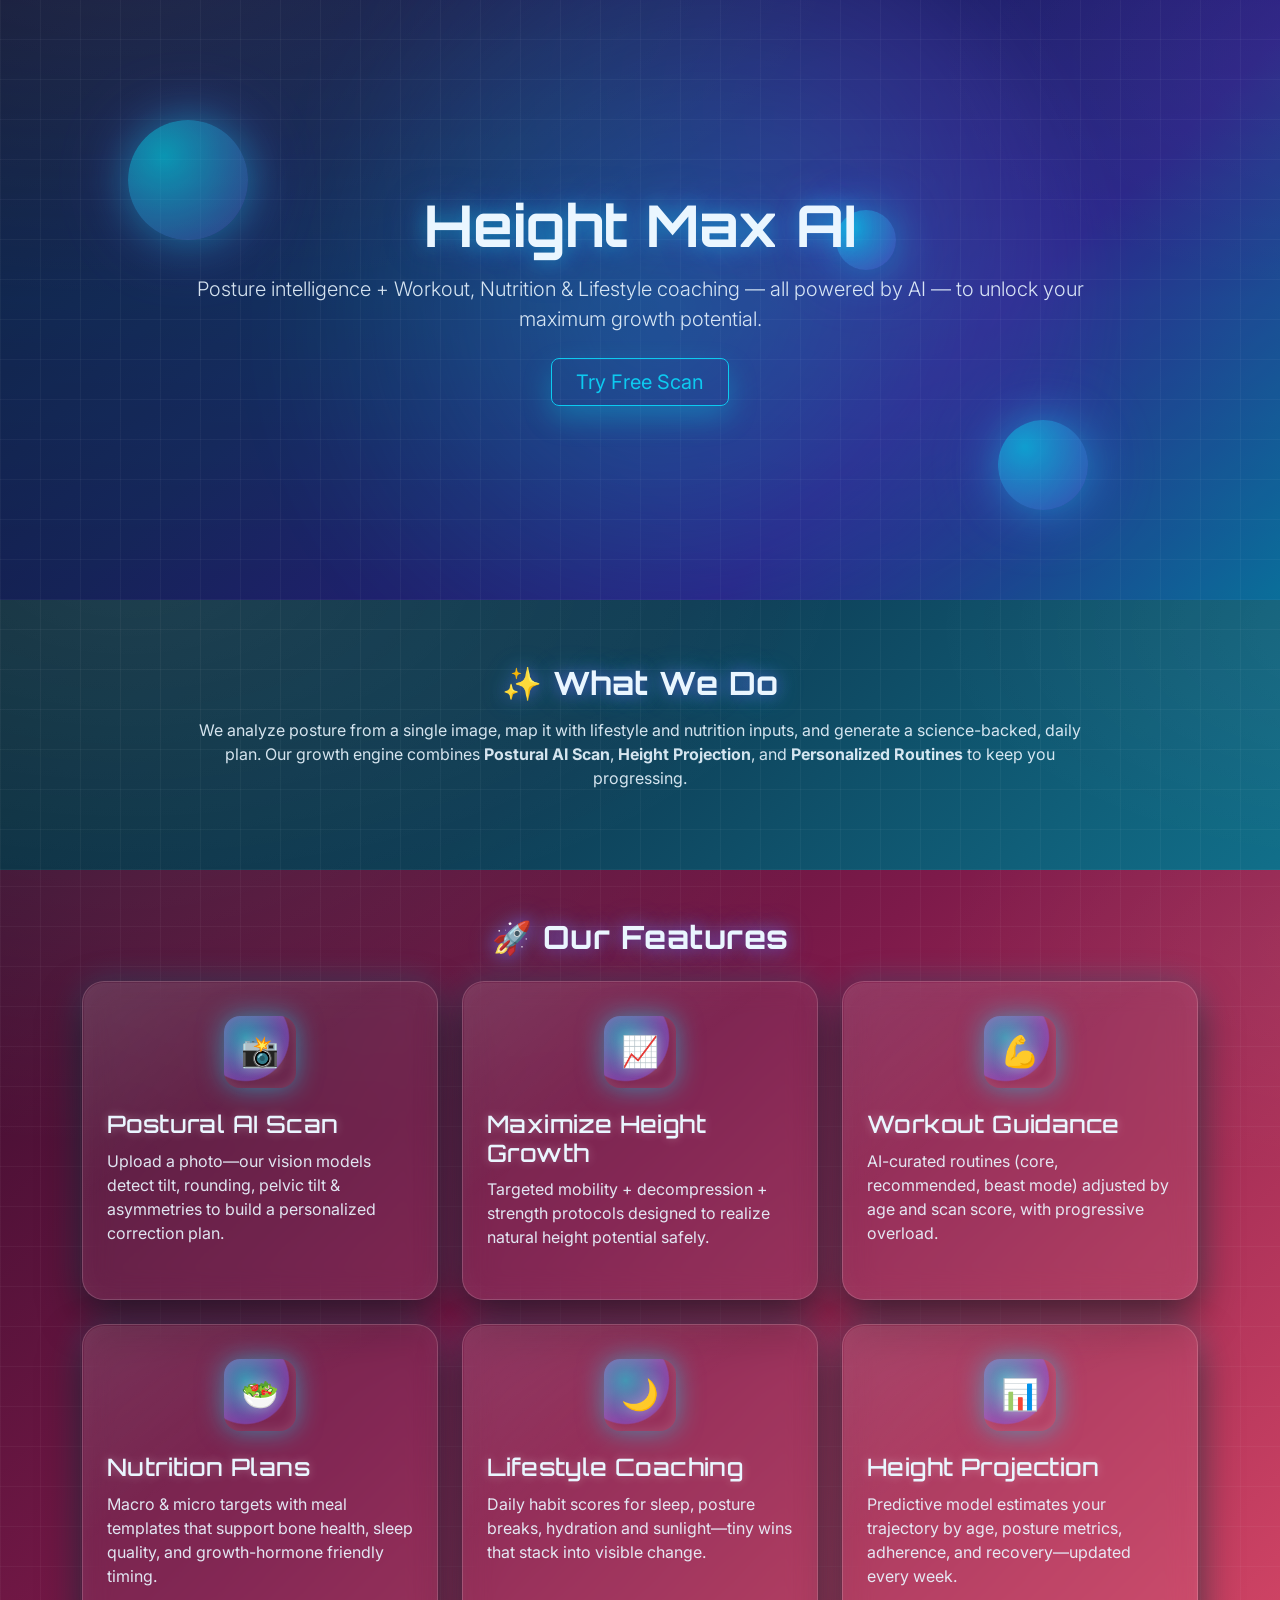
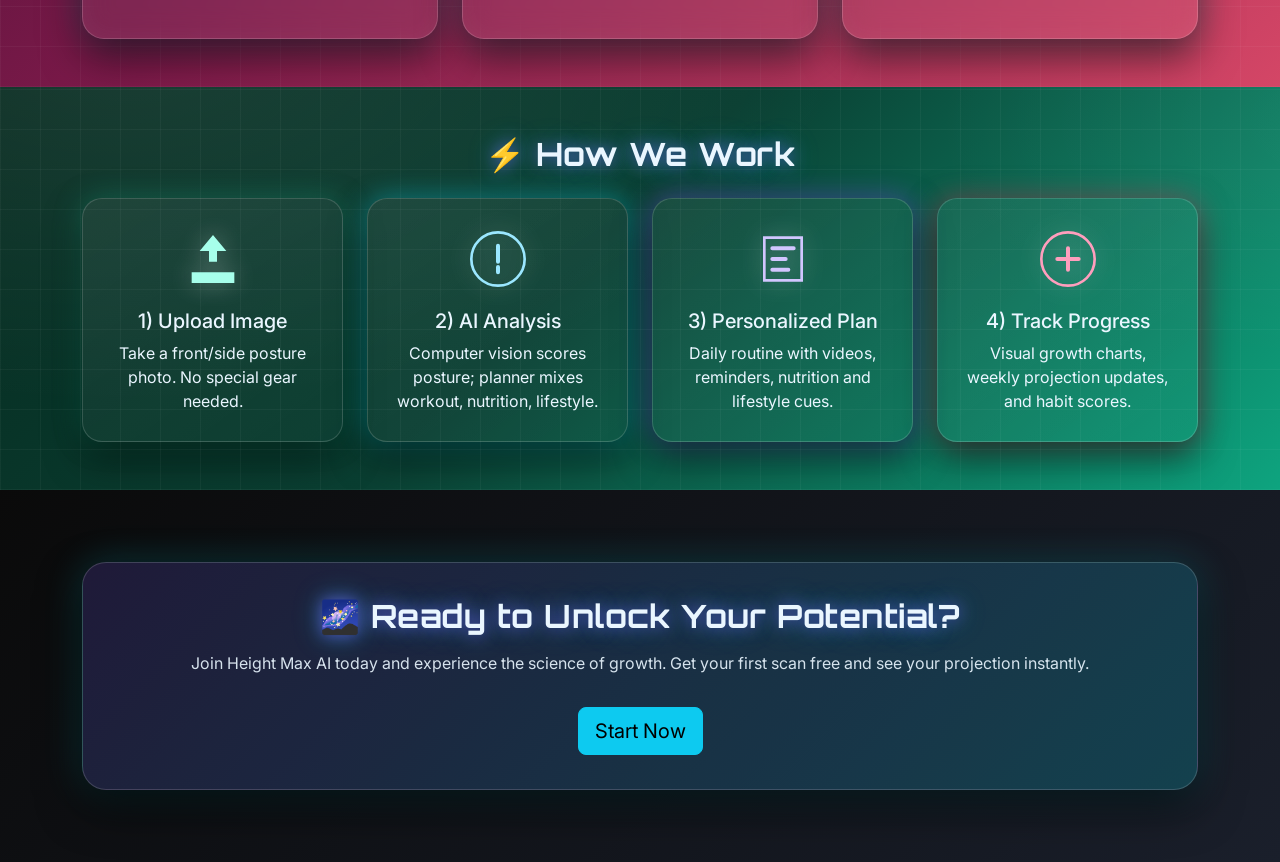
<file: templates/frontend/home.html>
<!DOCTYPE html>
<html lang="en">
<head>
  <meta charset="UTF-8" />
  <meta name="viewport" content="width=device-width, initial-scale=1" />
  <title>Height Max AI — Futuristic 3D</title>

  <!-- Bootstrap -->
  <link href="https://cdn.jsdelivr.net/npm/bootstrap@5.3.3/dist/css/bootstrap.min.css" rel="stylesheet">

  <!-- Techy fonts -->
  <link href="https://fonts.googleapis.com/css2?family=Orbitron:wght@500;700&family=Inter:wght@400;600&display=swap" rel="stylesheet">

  <style>
    :root{
      --neon:#00eaff;
      --neon-2:#7b5cff;
      --glass-bg: rgba(255,255,255,.06);
      --glass-brd: rgba(255,255,255,.18);
      --txt:#eaf6ff;
    }
    html,body{background:#0b0f17;color:var(--txt)}
    body{font-family: Inter, system-ui, -apple-system, Segoe UI, Roboto, Arial, sans-serif;}

    /* ===== Utilities ===== */
    .section-title{
      font-family: Orbitron, sans-serif;
      letter-spacing:.5px;
      text-align:center;
      font-weight:700;
      text-shadow:0 0 16px rgba(123,92,255,.6), 0 0 28px rgba(0,234,255,.35);
    }
    .subtitle{opacity:.9;max-width:900px;margin-inline:auto}

    .grid-overlay::before{
      content:"";
      position:absolute; inset:0;
      background:
        radial-gradient(1200px 600px at 10% -10%, rgba(255,255,255,.08), transparent 60%),
        radial-gradient(800px 400px at 110% 10%, rgba(255,255,255,.05), transparent 60%),
        repeating-linear-gradient(90deg, rgba(255,255,255,.04) 0 1px, transparent 1px 40px),
        repeating-linear-gradient(0deg, rgba(255,255,255,.04) 0 1px, transparent 1px 40px);
      pointer-events:none;
    }

    /* ===== Gradients per section ===== */
    .sec-hero{background:linear-gradient(135deg,#0e1030,#151e53 35%,#2a1a80 70%,#0a6b98)}
    .sec-what{background:linear-gradient(135deg,#0b2b3a,#0e3d55 45%,#116f8a)}
    .sec-features{background:linear-gradient(135deg,#3b0d2f,#7d1a4a 45%,#d44666)}
    .sec-how{background:linear-gradient(135deg,#062a1f,#0a3f32 45%,#0ea47f)}
    .sec-cta{background:linear-gradient(135deg,#0a0a0a,#1a1f2b)}

    section{position:relative; overflow:hidden}

    /* ===== Hero ===== */
    .hero-wrap{min-height:56vh;display:grid;place-items:center;padding:90px 0;position:relative;z-index:2}
    .glow-ring{
      position:absolute;inset:auto;top:-120px;left:50%;transform:translateX(-50%);
      width:900px;height:900px;border-radius:50%;
      background:radial-gradient(circle, rgba(0,234,255,.35), transparent 60%),
                 radial-gradient(circle at 70% 30%, rgba(123,92,255,.35), transparent 55%);
      filter:blur(40px);opacity:.55;pointer-events:none;
    }
    .hero-h1{
      font-family: Orbitron, sans-serif;
      font-weight:700;
      font-size:clamp(2.2rem,5vw,3.6rem);
      line-height:1.1; text-align:center;
      text-shadow:0 0 22px rgba(0,234,255,.45), 0 0 44px rgba(123,92,255,.35);
    }
    .hero-cta{box-shadow:0 12px 28px rgba(0,234,255,.25)}
    .hero-cta:hover{transform:translateY(-2px); box-shadow:0 18px 40px rgba(0,234,255,.35)}

    /* ===== Floating Neon Objects ===== */
    .floating-sphere {
      position: absolute;
      border-radius: 50%;
      background: radial-gradient(circle at 30% 30%, rgba(0,234,255,.8), rgba(123,92,255,.4));
      box-shadow: 0 0 40px rgba(0,234,255,.5), 0 0 80px rgba(123,92,255,.4);
      opacity: 0.7;
      animation: float 10s ease-in-out infinite;
      z-index:1;
    }
    .sphere1 { width: 120px; height: 120px; top: 20%; left: 10%; animation-delay: 0s; }
    .sphere2 { width: 90px; height: 90px; bottom: 15%; right: 15%; animation-delay: 2s; }
    .sphere3 { width: 60px; height: 60px; top: 35%; right: 30%; animation-delay: 4s; }

    @keyframes float {
      0%, 100% { transform: translateY(0) translateX(0) scale(1); }
      50% { transform: translateY(-40px) translateX(20px) scale(1.1); }
    }

    /* ===== Scan Beam ===== */
    .scan-beam {
      position: absolute;
      top: 0; left: 50%; transform: translateX(-50%);
      width: 140%; height: 100%;
      background: linear-gradient(to bottom, rgba(0,234,255,.05), rgba(0,234,255,.2), rgba(0,234,255,.05));
      mix-blend-mode: screen;
      animation: scan 6s linear infinite;
      opacity: 0.4;
      z-index:1;
    }
    @keyframes scan {
      0% { transform: translateX(-50%) translateY(-100%); }
      100% { transform: translateX(-50%) translateY(100%); }
    }

    /* ===== 3D Card ===== */
    .card-3d{
      background:var(--glass-bg);
      border:1px solid var(--glass-brd);
      border-radius:22px;
      backdrop-filter: blur(14px);
      -webkit-backdrop-filter: blur(14px);
      position:relative;
      padding:34px 24px;
      box-shadow:
        0 18px 40px rgba(0,0,0,.55),
        inset 0 0 24px rgba(255,255,255,.04),
        0 0 34px rgba(0,234,255,.18);
      transition: transform .35s ease, box-shadow .35s ease;
      transform-style:preserve-3d;
    }
    .card-3d::after{
      content:""; position:absolute; inset:1px;
      border-radius:20px;
      background:linear-gradient(145deg, rgba(255,255,255,.08), rgba(255,255,255,0) 40%);
      pointer-events:none;
    }
    .card-3d:hover{
      transform: translateY(-12px) perspective(900px) rotateX(2deg) rotateY(-2deg) scale(1.03);
      box-shadow:
        0 28px 60px rgba(0,0,0,.75),
        inset 0 0 28px rgba(255,255,255,.06),
        0 0 50px rgba(0,234,255,.45);
    }
    .icon-wrap{
      width:72px;height:72px;margin:0 auto 14px;
      display:grid;place-items:center;border-radius:16px;
      background:radial-gradient(circle at 30% 30%, rgba(0,234,255,.55), rgba(123,92,255,.45) 60%, transparent 62%);
      box-shadow:0 0 26px rgba(0,234,255,.5), inset 0 0 14px rgba(255,255,255,.15);
      transform:translateZ(20px);
    }
    .icon-wrap span{font-size:1.9rem; text-shadow:0 0 14px rgba(255,255,255,.4)}
    .card-title{
      font-family: Orbitron, sans-serif; letter-spacing:.4px;
      margin-top:8px; margin-bottom:10px;
      text-shadow:0 0 10px rgba(255,255,255,.3)
    }
    .card-3d p{opacity:.92}

    /* Force equal height cards */
    .equal .col {display:flex}
    .equal .card-3d{display:flex; flex-direction:column; justify-content:flex-start; width:100%}

    /* ===== How We Work tiles ===== */
    .step-3d{
      --glow: rgba(14,164,127,.45);
      background:linear-gradient(145deg, rgba(255,255,255,.06), rgba(255,255,255,.02));
      border:1px solid rgba(255,255,255,.16);
      border-radius:20px; padding:28px;
      box-shadow:0 16px 36px rgba(0,0,0,.55), 0 0 28px var(--glow);
      transition:transform .3s ease, box-shadow .3s ease;
      height:100%;
    }
    .step-3d:hover{ transform:translateY(-10px); box-shadow:0 24px 56px rgba(0,0,0,.7), 0 0 40px var(--glow)}
    .step-3d svg{width:64px;height:64px;margin-bottom:10px;filter:drop-shadow(0 0 12px rgba(255,255,255,.35))}

    /* ===== CTA ===== */
    .cta-panel{
      background:linear-gradient(135deg, rgba(123,92,255,.18), rgba(0,234,255,.18));
      border:1px solid rgba(255,255,255,.16);
      border-radius:24px; padding:34px;
      box-shadow:0 18px 44px rgba(0,0,0,.6), 0 0 38px rgba(0,234,255,.2);
      text-align:center;
    }

    /* Respect reduced motion */
    @media (prefers-reduced-motion: reduce){
      .card-3d,.step-3d,.hero-cta{transition:none}
      .hero-wrap{animation:none}
    }
  </style>
</head>
<body>

  <!-- ================= HERO ================= -->
  <section class="sec-hero text-center py-5 grid-overlay">
    <div class="glow-ring"></div>

    <!-- Floating neon spheres -->
    <div class="floating-sphere sphere1"></div>
    <div class="floating-sphere sphere2"></div>
    <div class="floating-sphere sphere3"></div>

    <!-- Scan beam -->
    <div class="scan-beam"></div>

    <div class="container hero-wrap">
      <div>
        <h1 class="hero-h1 mb-3">Height Max AI</h1>
        <p class="lead subtitle mb-4">
          Posture intelligence + Workout, Nutrition & Lifestyle coaching — all powered by AI — 
          to unlock your maximum growth potential.
        </p>
        <a href="#" class="btn btn-lg btn-outline-info px-4 hero-cta">Try Free Scan</a>
      </div>
    </div>
  </section>

  <!-- ================= WHAT WE DO ================= -->
  <section class="sec-what py-5 grid-overlay">
    <div class="container py-3">
      <h2 class="section-title mb-3">✨ What We Do</h2>
      <p class="subtitle text-center">
        We analyze posture from a single image, map it with lifestyle and nutrition inputs, and generate a science-backed, daily plan.
        Our growth engine combines <b>Postural AI Scan</b>, <b>Height Projection</b>, and <b>Personalized Routines</b> to keep you progressing.
      </p>
    </div>
  </section>

  <!-- ================= FEATURES ================= -->
  <section class="sec-features py-5 grid-overlay">
    <div class="container">
      <h2 class="section-title mb-4">🚀 Our Features</h2>

      <div class="row row-cols-1 row-cols-md-2 row-cols-lg-3 g-4 equal">
        <div class="col">
          <div class="card-3d">
            <div class="icon-wrap"><span>📸</span></div>
            <h4 class="card-title">Postural AI Scan</h4>
            <p>Upload a photo—our vision models detect tilt, rounding, pelvic tilt & asymmetries to build a personalized correction plan.</p>
          </div>
        </div>
        <div class="col">
          <div class="card-3d">
            <div class="icon-wrap"><span>📈</span></div>
            <h4 class="card-title">Maximize Height Growth</h4>
            <p>Targeted mobility + decompression + strength protocols designed to realize natural height potential safely.</p>
          </div>
        </div>
        <div class="col">
          <div class="card-3d">
            <div class="icon-wrap"><span>💪</span></div>
            <h4 class="card-title">Workout Guidance</h4>
            <p>AI-curated routines (core, recommended, beast mode) adjusted by age and scan score, with progressive overload.</p>
          </div>
        </div>
        <div class="col">
          <div class="card-3d">
            <div class="icon-wrap"><span>🥗</span></div>
            <h4 class="card-title">Nutrition Plans</h4>
            <p>Macro & micro targets with meal templates that support bone health, sleep quality, and growth-hormone friendly timing.</p>
          </div>
        </div>
        <div class="col">
          <div class="card-3d">
            <div class="icon-wrap"><span>🌙</span></div>
            <h4 class="card-title">Lifestyle Coaching</h4>
            <p>Daily habit scores for sleep, posture breaks, hydration and sunlight—tiny wins that stack into visible change.</p>
          </div>
        </div>
        <div class="col">
          <div class="card-3d">
            <div class="icon-wrap"><span>📊</span></div>
            <h4 class="card-title">Height Projection</h4>
            <p>Predictive model estimates your trajectory by age, posture metrics, adherence, and recovery—updated every week.</p>
          </div>
        </div>
      </div>
    </div>
  </section>

  <!-- ================= HOW WE WORK ================= -->
  <section class="sec-how py-5 grid-overlay">
    <div class="container">
      <h2 class="section-title mb-4">⚡ How We Work</h2>
      <div class="row g-4 align-items-stretch">
        <div class="col-12 col-md-6 col-lg-3">
          <div class="step-3d h-100 text-center">
            <svg xmlns="http://www.w3.org/2000/svg" viewBox="0 0 48 48" fill="none">
              <path d="M24 6l10 12h-7v8h-6v-8h-7l10-12zM8 34h32v8H8z" fill="#a7ffeb"/>
            </svg>
            <h5 class="mt-2">1) Upload Image</h5>
            <p class="mb-0">Take a front/side posture photo. No special gear needed.</p>
          </div>
        </div>
        <div class="col-12 col-md-6 col-lg-3">
          <div class="step-3d h-100 text-center" style="--glow:rgba(0,234,255,.45)">
            <svg xmlns="http://www.w3.org/2000/svg" viewBox="0 0 48 48" fill="none">
              <path d="M24 4a20 20 0 100 40 20 20 0 000-40z" stroke="#9be7ff" stroke-width="2"/>
              <path d="M24 30v4M24 14v12" stroke="#9be7ff" stroke-width="3" stroke-linecap="round"/>
            </svg>
            <h5 class="mt-2">2) AI Analysis</h5>
            <p class="mb-0">Computer vision scores posture; planner mixes workout, nutrition, lifestyle.</p>
          </div>
        </div>
        <div class="col-12 col-md-6 col-lg-3">
          <div class="step-3d h-100 text-center" style="--glow:rgba(123,92,255,.5)">
            <svg xmlns="http://www.w3.org/2000/svg" viewBox="0 0 48 48" fill="none">
              <path d="M10 8h28v32H10z" stroke="#d2c6ff" stroke-width="2"/>
              <path d="M16 16h16M16 24h10M16 32h12" stroke="#d2c6ff" stroke-width="3" stroke-linecap="round"/>
            </svg>
            <h5 class="mt-2">3) Personalized Plan</h5>
            <p class="mb-0">Daily routine with videos, reminders, nutrition and lifestyle cues.</p>
          </div>
        </div>
        <div class="col-12 col-md-6 col-lg-3">
          <div class="step-3d h-100 text-center" style="--glow:rgba(212,70,102,.5)">
            <svg xmlns="http://www.w3.org/2000/svg" viewBox="0 0 48 48" fill="none">
              <circle cx="24" cy="24" r="20" stroke="#ff9ebd" stroke-width="2"/>
              <path d="M16 24h16M24 16v16" stroke="#ff9ebd" stroke-width="3" stroke-linecap="round"/>
            </svg>
            <h5 class="mt-2">4) Track Progress</h5>
            <p class="mb-0">Visual growth charts, weekly projection updates, and habit scores.</p>
          </div>
        </div>
      </div>
    </div>
  </section>

  <!-- ================= CTA ================= -->
  <section class="sec-cta py-5">
    <div class="container py-4">
      <div class="cta-panel">
        <h2 class="section-title mb-3">🌌 Ready to Unlock Your Potential?</h2>
        <p class="subtitle">Join Height Max AI today and experience the science of growth. Get your first scan free and see your projection instantly.</p>
        <a href="#" class="btn btn-lg btn-info mt-3">Start Now</a>
      </div>
    </div>
  </section>

</body>
</html>
</file>
